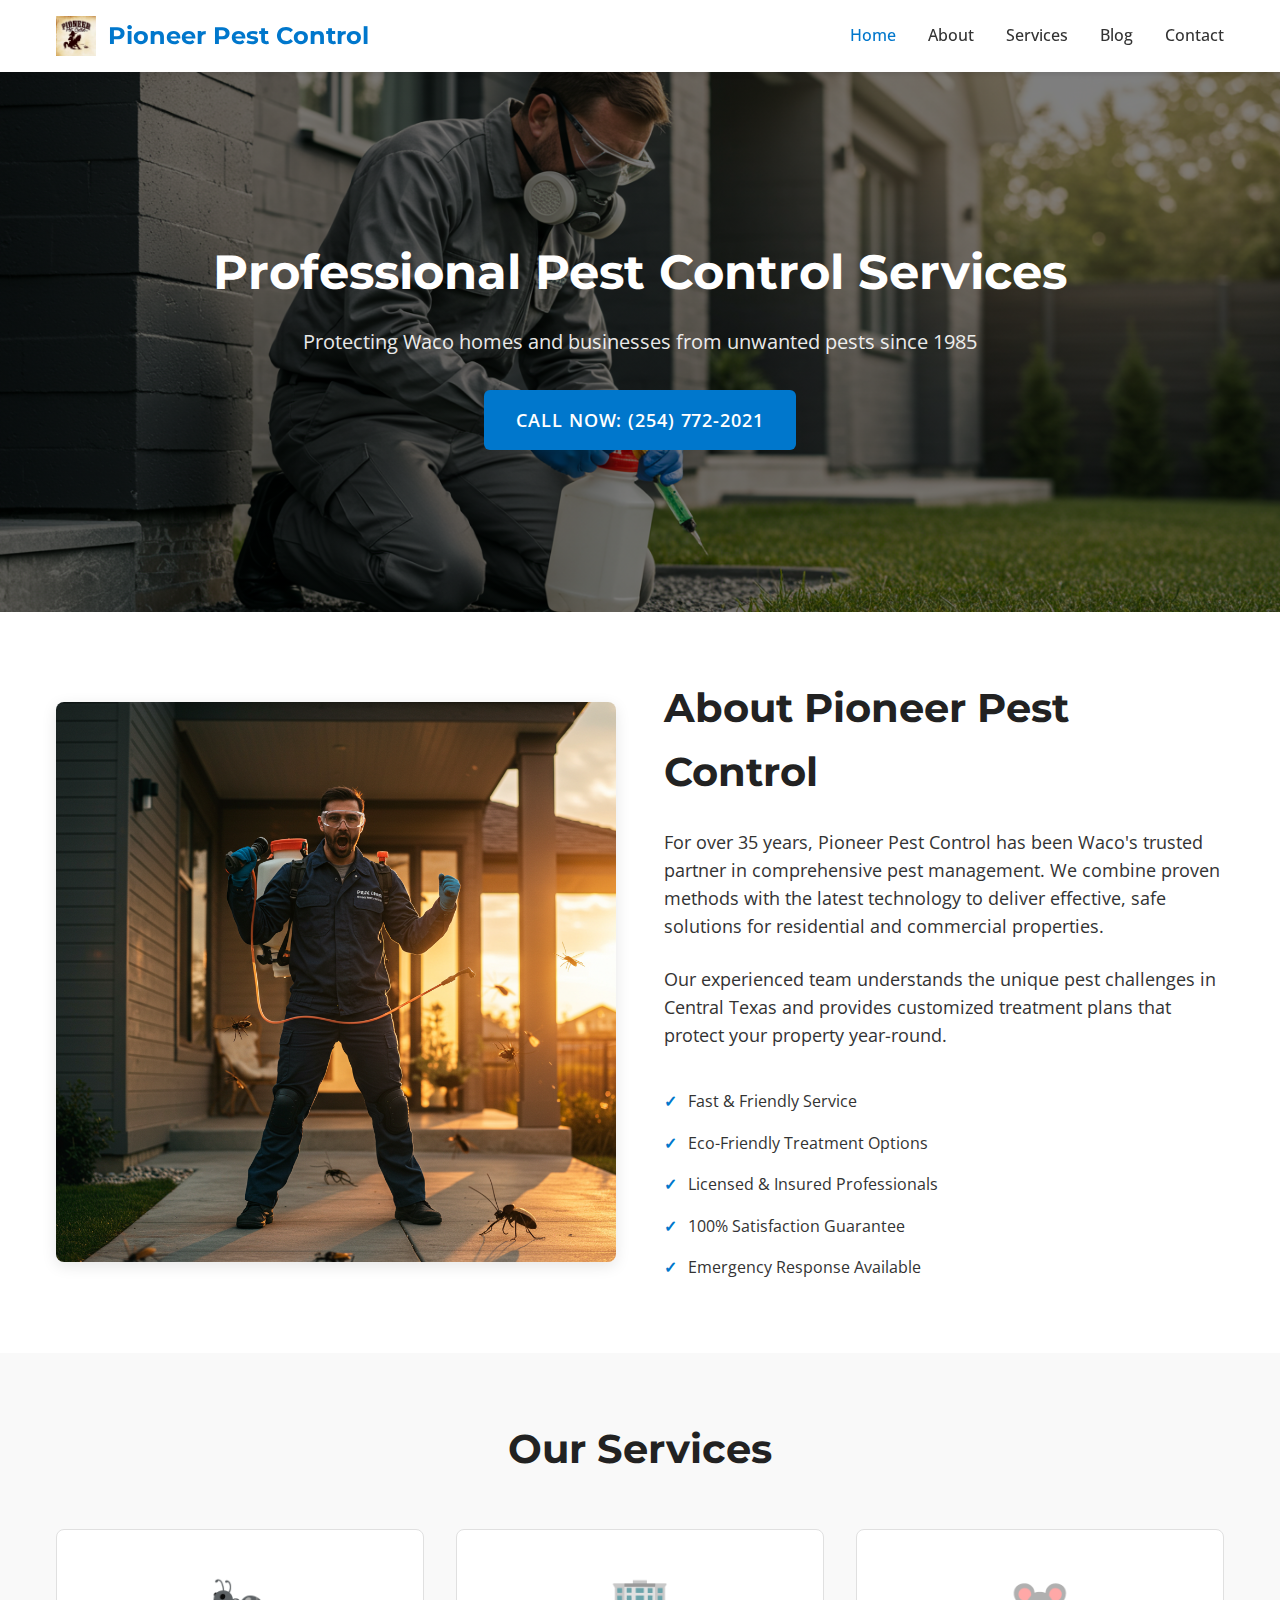
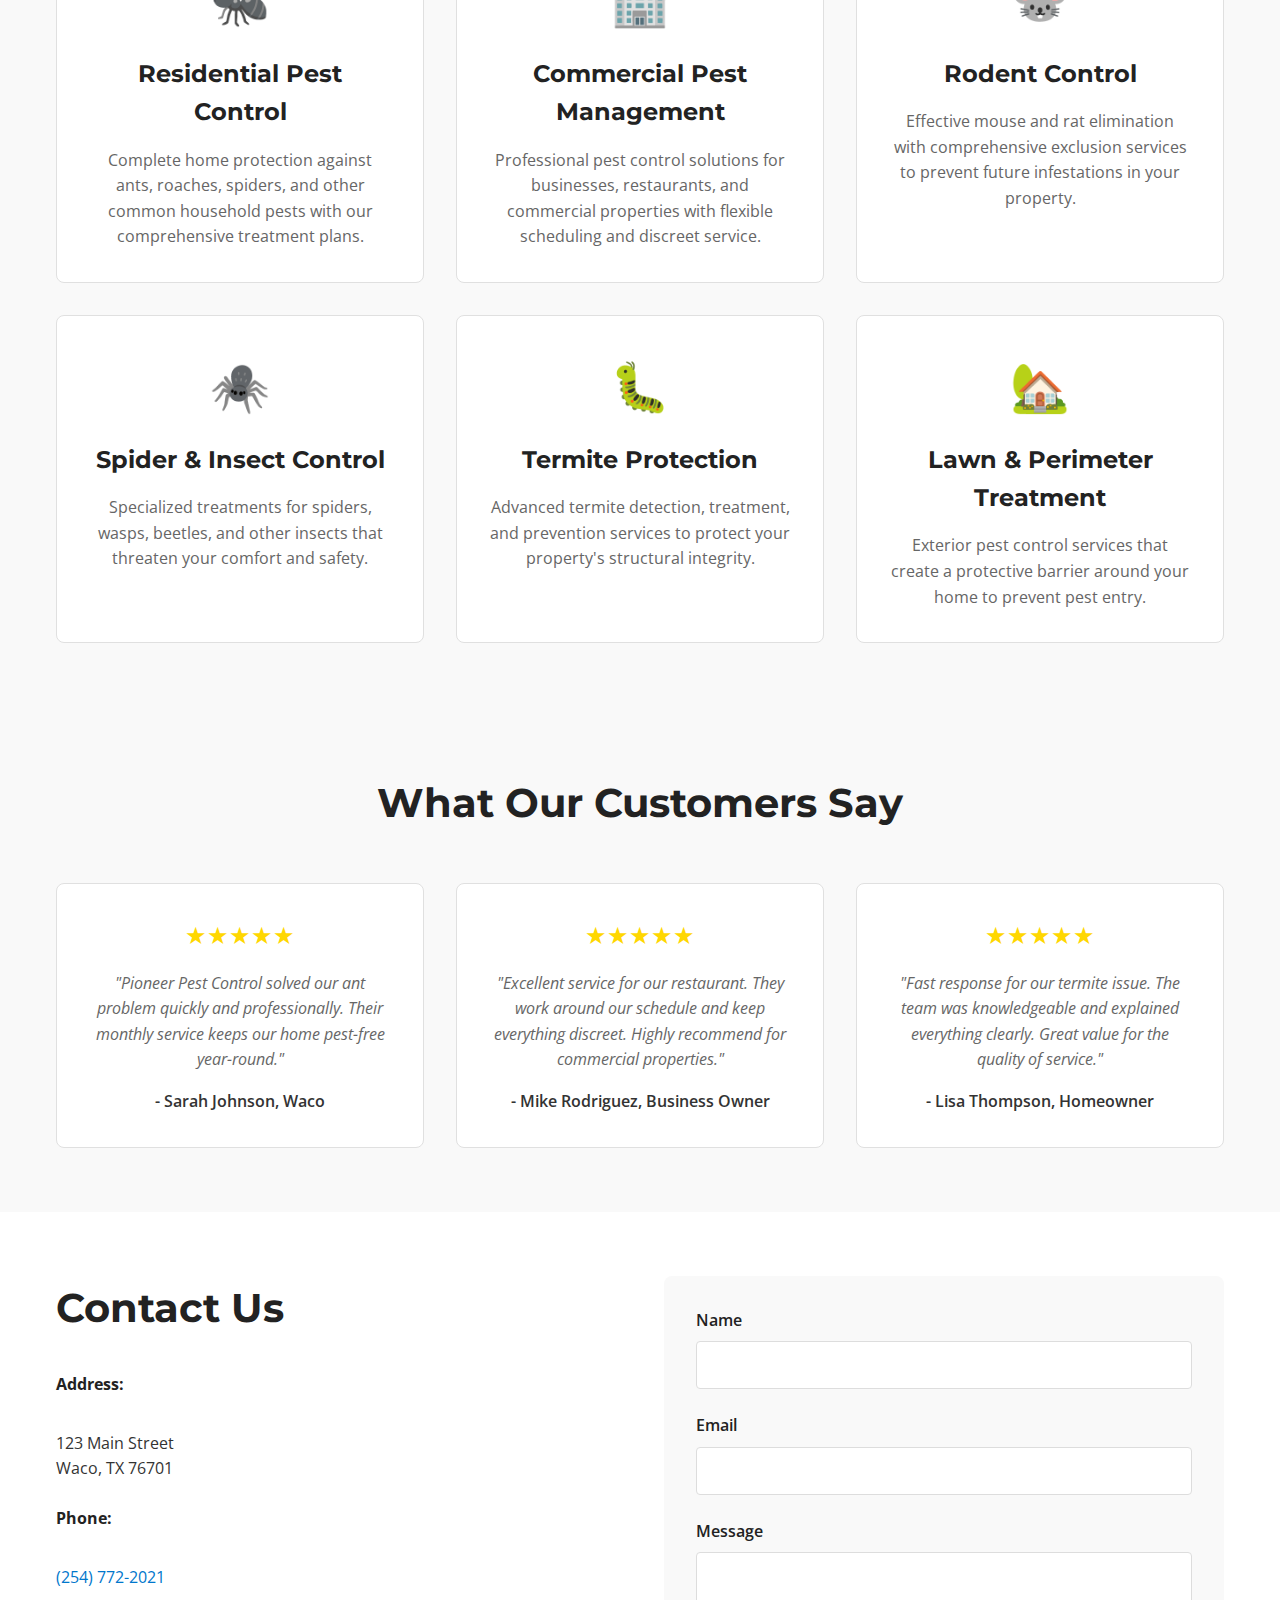
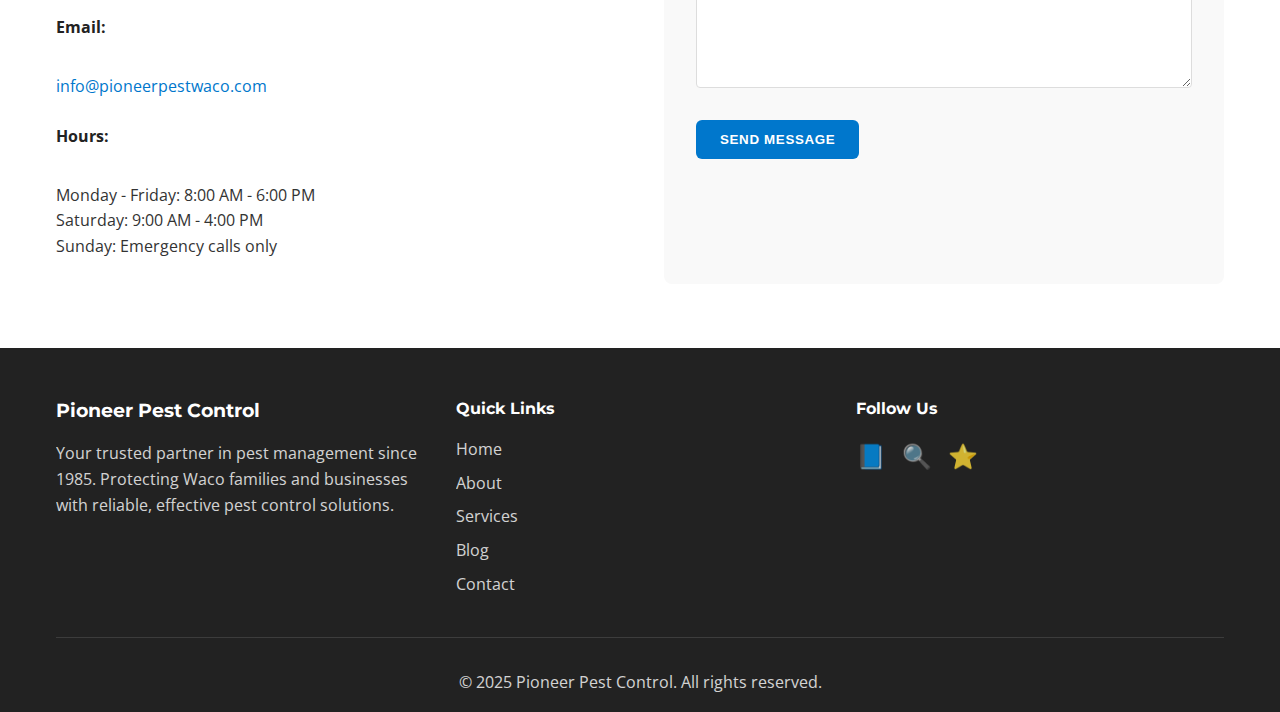
<file: index.html>
<!DOCTYPE html>
<html lang="en">
<head>
    <meta charset="UTF-8">
    <meta name="viewport" content="width=device-width, initial-scale=1.0">
    <title>Pioneer Pest Control - Professional Pest Control Services in Waco, TX</title>
    <link href="https://fonts.googleapis.com/css2?family=Montserrat:wght@400;600;700&family=Open+Sans:wght@400;500;600&display=swap" rel="stylesheet">
    <link href="styles.css" rel="stylesheet" type="text/css">
</head>
<body>
    <!-- Header & Navigation -->
    <header class="header">
        <div class="container">
            <div class="nav-brand">
                <img src="assets/images/pioneer-logo.jpg" alt="Pioneer Pest Control Logo" class="logo">
                <h1>Pioneer Pest Control</h1>
            </div>
            <nav class="nav">
                <ul class="nav-menu">
                    <li><a href="#home" class="nav-link active">Home</a></li>
                    <li><a href="#about" class="nav-link">About</a></li>
                    <li><a href="#services" class="nav-link">Services</a></li>
                    <li><a href="blog.html" class="nav-link">Blog</a></li>
                    <li><a href="#contact" class="nav-link">Contact</a></li>
                </ul>
                <div class="hamburger">
                    <span></span>
                    <span></span>
                    <span></span>
                </div>
            </nav>
        </div>
    </header>

    <!-- Hero Section -->
    <section id="home" class="hero">
        <div class="hero-overlay"></div>
        <div class="hero-content">
            <h1 class="hero-title">Professional Pest Control Services</h1>
            <p class="hero-subtitle">Protecting Waco homes and businesses from unwanted pests since 1985</p>
            <a href="tel:254-772-2021" class="btn-primary hero-cta">Call Now: (254) 772-2021</a>
        </div>
    </section>

    <!-- About Section -->
    <section id="about" class="about">
        <div class="container">
            <div class="about-grid">
                <div class="about-image">
                    <img src="assets/images/pioneer-team.jpg" alt="Pioneer Pest Control Team" />
                </div>
                <div class="about-content">
                    <h2>About Pioneer Pest Control</h2>
                    <p>For over 35 years, Pioneer Pest Control has been Waco's trusted partner in comprehensive pest management. We combine proven methods with the latest technology to deliver effective, safe solutions for residential and commercial properties.</p>
                    <p>Our experienced team understands the unique pest challenges in Central Texas and provides customized treatment plans that protect your property year-round.</p>
                    <ul class="why-choose-us">
                        <li>Fast & Friendly Service</li>
                        <li>Eco-Friendly Treatment Options</li>
                        <li>Licensed & Insured Professionals</li>
                        <li>100% Satisfaction Guarantee</li>
                        <li>Emergency Response Available</li>
                    </ul>
                </div>
            </div>
        </div>
    </section>

    <!-- Services Section -->
    <section id="services" class="services">
        <div class="container">
            <h2 class="section-title">Our Services</h2>
            <div class="services-grid">
                <div class="service-card">
                    <div class="service-icon">🐜</div>
                    <h3>Residential Pest Control</h3>
                    <p>Complete home protection against ants, roaches, spiders, and other common household pests with our comprehensive treatment plans.</p>
                </div>
                <div class="service-card">
                    <div class="service-icon">🏢</div>
                    <h3>Commercial Pest Management</h3>
                    <p>Professional pest control solutions for businesses, restaurants, and commercial properties with flexible scheduling and discreet service.</p>
                </div>
                <div class="service-card">
                    <div class="service-icon">🐭</div>
                    <h3>Rodent Control</h3>
                    <p>Effective mouse and rat elimination with comprehensive exclusion services to prevent future infestations in your property.</p>
                </div>
                <div class="service-card">
                    <div class="service-icon">🕷️</div>
                    <h3>Spider & Insect Control</h3>
                    <p>Specialized treatments for spiders, wasps, beetles, and other insects that threaten your comfort and safety.</p>
                </div>
                <div class="service-card">
                    <div class="service-icon">🐛</div>
                    <h3>Termite Protection</h3>
                    <p>Advanced termite detection, treatment, and prevention services to protect your property's structural integrity.</p>
                </div>
                <div class="service-card">
                    <div class="service-icon">🏡</div>
                    <h3>Lawn & Perimeter Treatment</h3>
                    <p>Exterior pest control services that create a protective barrier around your home to prevent pest entry.</p>
                </div>
            </div>
        </div>
    </section>

    <!-- Testimonials Section -->
    <section class="testimonials">
        <div class="container">
            <h2 class="section-title">What Our Customers Say</h2>
            <div class="testimonials-grid">
                <div class="testimonial-card">
                    <div class="stars">★★★★★</div>
                    <p>"Pioneer Pest Control solved our ant problem quickly and professionally. Their monthly service keeps our home pest-free year-round."</p>
                    <div class="author">- Sarah Johnson, Waco</div>
                </div>
                <div class="testimonial-card">
                    <div class="stars">★★★★★</div>
                    <p>"Excellent service for our restaurant. They work around our schedule and keep everything discreet. Highly recommend for commercial properties."</p>
                    <div class="author">- Mike Rodriguez, Business Owner</div>
                </div>
                <div class="testimonial-card">
                    <div class="stars">★★★★★</div>
                    <p>"Fast response for our termite issue. The team was knowledgeable and explained everything clearly. Great value for the quality of service."</p>
                    <div class="author">- Lisa Thompson, Homeowner</div>
                </div>
            </div>
        </div>
    </section>

    <!-- Contact Section -->
    <section id="contact" class="contact">
        <div class="container">
            <div class="contact-grid">
                <div class="contact-info">
                    <h2>Contact Us</h2>
                    <div class="contact-item">
                        <strong>Address:</strong><br>
                        123 Main Street<br>
                        Waco, TX 76701
                    </div>
                    <div class="contact-item">
                        <strong>Phone:</strong><br>
                        <a href="tel:254-772-2021">(254) 772-2021</a>
                    </div>
                    <div class="contact-item">
                        <strong>Email:</strong><br>
                        <a href="mailto:info@pioneerpestwaco.com">info@pioneerpestwaco.com</a>
                    </div>
                    <div class="contact-item">
                        <strong>Hours:</strong><br>
                        Monday - Friday: 8:00 AM - 6:00 PM<br>
                        Saturday: 9:00 AM - 4:00 PM<br>
                        Sunday: Emergency calls only
                    </div>
                </div>
                <div class="contact-form">
                    <form>
                        <div class="form-group">
                            <label for="name">Name</label>
                            <input type="text" id="name" name="name" required>
                        </div>
                        <div class="form-group">
                            <label for="email">Email</label>
                            <input type="email" id="email" name="email" required>
                        </div>
                        <div class="form-group">
                            <label for="message">Message</label>
                            <textarea id="message" name="message" rows="5" required></textarea>
                        </div>
                        <button type="submit" class="btn-primary">Send Message</button>
                    </form>
                </div>
            </div>
        </div>
    </section>

    <!-- Footer -->
    <footer class="footer">
        <div class="container">
            <div class="footer-grid">
                <div class="footer-col">
                    <h3>Pioneer Pest Control</h3>
                    <p>Your trusted partner in pest management since 1985. Protecting Waco families and businesses with reliable, effective pest control solutions.</p>
                </div>
                <div class="footer-col">
                    <h4>Quick Links</h4>
                    <ul>
                        <li><a href="#home">Home</a></li>
                        <li><a href="#about">About</a></li>
                        <li><a href="#services">Services</a></li>
                        <li><a href="blog.html">Blog</a></li>
                        <li><a href="#contact">Contact</a></li>
                    </ul>
                </div>
                <div class="footer-col">
                    <h4>Follow Us</h4>
                    <div class="social-icons">
                        <a href="#" aria-label="Facebook">📘</a>
                        <a href="#" aria-label="Google">🔍</a>
                        <a href="#" aria-label="Yelp">⭐</a>
                    </div>
                </div>
            </div>
            <div class="footer-bottom">
                <p>&copy; 2025 Pioneer Pest Control. All rights reserved.</p>
            </div>
        </div>
    </footer>

    <script src="script.js"></script>
</body>
</html>
</file>
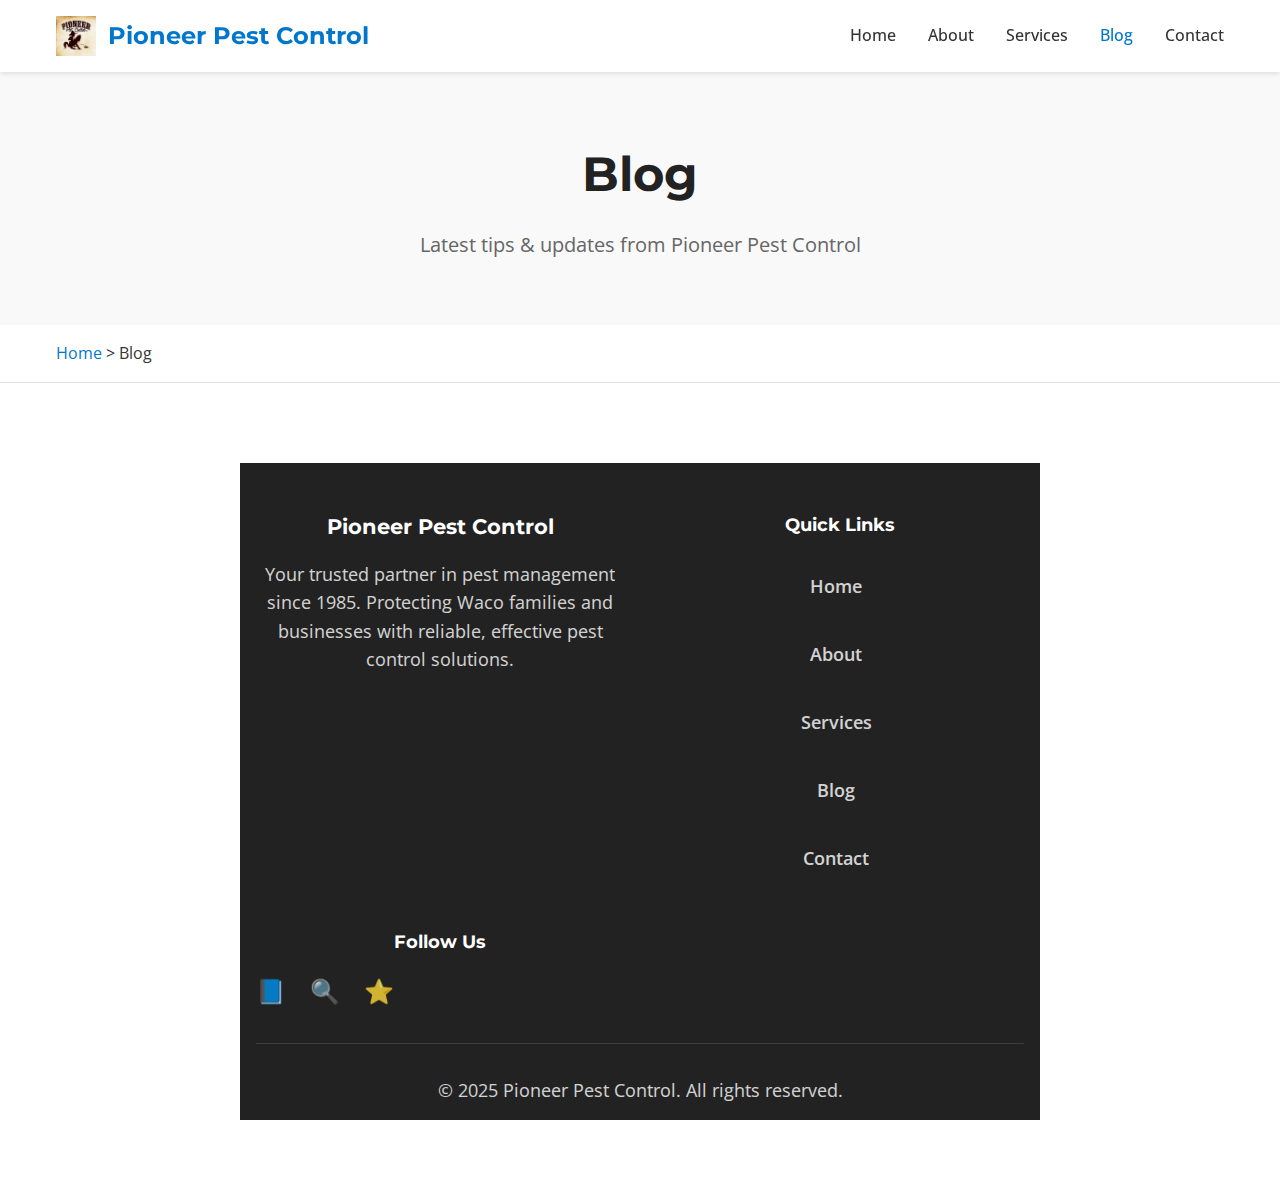
<file: blog.html>
<!DOCTYPE html>
<html lang="en">
<head>
    <meta charset="UTF-8">
    <meta name="viewport" content="width=device-width, initial-scale=1.0">
    <title>Blog - Pioneer Pest Control</title>
    <link href="https://fonts.googleapis.com/css2?family=Montserrat:wght@400;600;700&family=Open+Sans:wght@400;500;600&display=swap" rel="stylesheet">
    <link href="styles.css" rel="stylesheet" type="text/css">
</head>
<body>
    <!-- Header & Navigation -->
    <header class="header">
        <div class="container">
            <div class="nav-brand">
                <img src="assets/images/pioneer-logo.jpg" alt="Pioneer Pest Control Logo" class="logo">
                <h1>Pioneer Pest Control</h1>
            </div>
            <nav class="nav">
                <ul class="nav-menu">
                    <li><a href="index.html" class="nav-link">Home</a></li>
                    <li><a href="index.html#about" class="nav-link">About</a></li>
                    <li><a href="index.html#services" class="nav-link">Services</a></li>
                    <li><a href="blog.html" class="nav-link active">Blog</a></li>
                    <li><a href="index.html#contact" class="nav-link">Contact</a></li>
                </ul>
                <div class="hamburger">
                    <span></span>
                    <span></span>
                    <span></span>
                </div>
            </nav>
        </div>
    </header>

    <!-- Blog Hero -->
    <section class="blog-hero">
        <div class="container">
            <h1>Blog</h1>
            <p>Latest tips & updates from Pioneer Pest Control</p>
        </div>
    </section>

    <!-- Breadcrumbs -->
    <section class="breadcrumbs">
        <div class="container">
            <a href="index.html">Home</a> > <span>Blog</span>
        </div>
    </section>

    <!-- Blog Posts -->
    <section class="blog-posts">
        <div class="container">
            <ol style="list-style: none; padding: 0; max-width: 800px; margin: 0 auto;">
                <li>
                    <!-- This is where you add the blog posts>
                    <a href="posts/The Most Common Pests in Waco, TX and How to Control Them.html">Most Common Pests in Waco, TX and How to Control Them</a>
                    <span style="color: #666;">(June 12, 2025)</span>
                
                </li>
           </ol>
        </div>
    </section>

    <!-- Footer -->
    <footer class="footer">
        <div class="container">
            <div class="footer-grid">
                <div class="footer-col">
                    <h3>Pioneer Pest Control</h3>
                    <p>Your trusted partner in pest management since 1985. Protecting Waco families and businesses with reliable, effective pest control solutions.</p>
                </div>
                <div class="footer-col">
                    <h4>Quick Links</h4>
                    <ul>
                        <li><a href="index.html">Home</a></li>
                        <li><a href="index.html#about">About</a></li>
                        <li><a href="index.html#services">Services</a></li>
                        <li><a href="blog.html">Blog</a></li>
                        <li><a href="index.html#contact">Contact</a></li>
                    </ul>
                </div>
                <div class="footer-col">
                    <h4>Follow Us</h4>
                    <div class="social-icons">
                        <a href="#" aria-label="Facebook">📘</a>
                        <a href="#" aria-label="Google">🔍</a>
                        <a href="#" aria-label="Yelp">⭐</a>
                    </div>
                </div>
            </div>
            <div class="footer-bottom">
                <p>&copy; 2025 Pioneer Pest Control. All rights reserved.</p>
            </div>
        </div>
    </footer>

    <script src="script.js"></script>
</body>
</html>
</file>
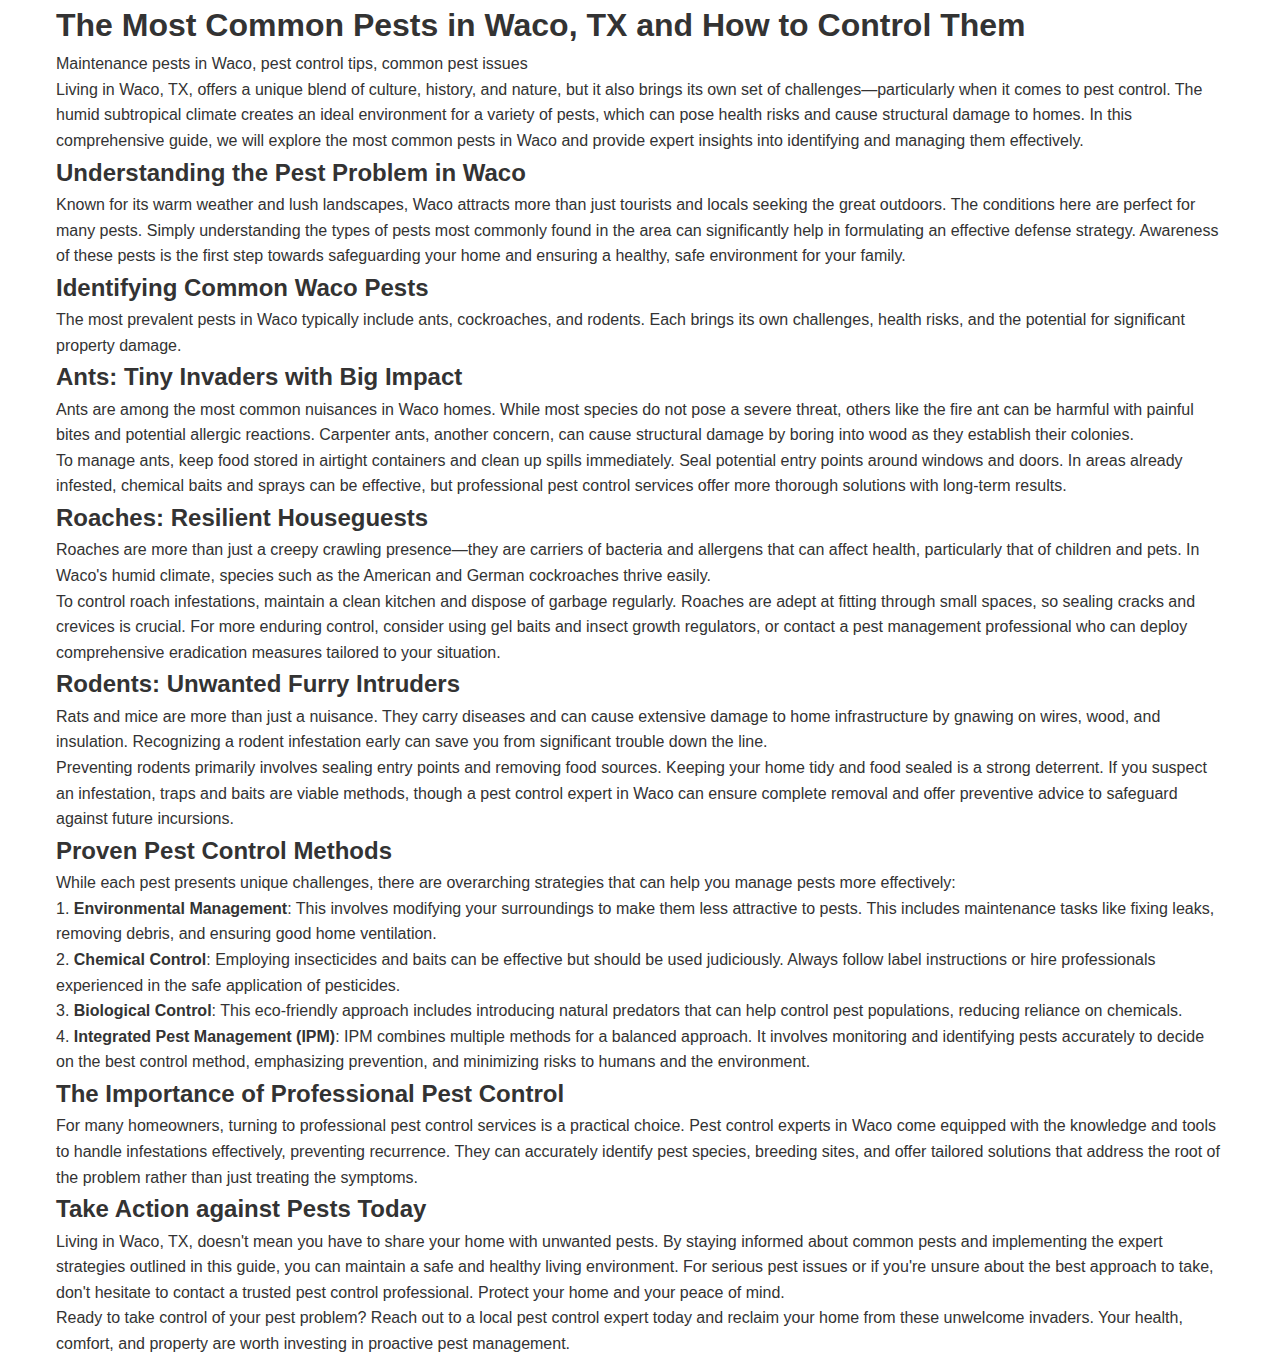
<file: posts/The Most Common Pests in Waco, TX and How to Control Them.html>
<!DOCTYPE html>
<html lang="en">
<head>
  <meta charset="UTF-8">
  <meta name="viewport" content="width=device-width, initial-scale=1.0">
  <title>The Most Common Pests in Waco, TX and How to Control Them</title>
  <meta name="description" content="Living in Waco, TX, offers a unique blend of culture, history, and nature, but it also brings its own set of challenges—particularly when it comes to pest control. In this comprehensive guide, we explore the most common pests in Waco and how to manage them effectively.">
  <meta name="keywords" content="pests in Waco, pest control tips, common pest issues">
  <link rel="stylesheet" href="styles.css">
  <script type="application/ld+json">
  {
    "@context": "https://schema.org",
    "@type": "BlogPosting",
    "headline": "The Most Common Pests in Waco, TX and How to Control Them",
    "datePublished": "2025-06-12",
    "dateModified": "2025-06-12",
    "articleBody": "# The Most Common Pests in Waco, TX and How to Control Them\n\nLiving in Waco, TX, offers a unique blend of culture, history, and nature, but it also brings its own set of challenges—particularly when it comes to pest control. The humid subtropical climate creates an ideal environment for a variety of pests, which can pose health risks and cause structural damage to homes. In this comprehensive guide, we will explore the most common pests in Waco and provide expert insights into identifying and managing them effectively.\n\n## Understanding the Pest Problem in Waco\n\nKnown for its warm weather and lush landscapes, Waco attracts more than just tourists and locals seeking the great outdoors. The conditions here are perfect for many pests. Simply understanding the types of pests most commonly found in the area can significantly help in formulating an effective defense strategy. Awareness of these pests is the first step towards safeguarding your home and ensuring a healthy, safe environment for your family.\n\n## Identifying Common Waco Pests\n\nThe most prevalent pests in Waco typically include ants, cockroaches, and rodents. Each brings its own challenges, health risks, and the potential for significant property damage.\n\n### Ants: Tiny Invaders with Big Impact\n\nAnts are among the most common nuisances in Waco homes. While most species do not pose a severe threat, others like the fire ant can be harmful with painful bites and potential allergic reactions. Carpenter ants, another concern, can cause structural damage by boring into wood as they establish their colonies.\n\nTo manage ants, keep food stored in airtight containers and clean up spills immediately. Seal potential entry points around windows and doors. In areas already infested, chemical baits and sprays can be effective, but professional pest control services offer more thorough solutions with long-term results.\n\n### Roaches: Resilient Houseguests\n\nRoaches are more than just a creepy crawling presence—they are carriers of bacteria and allergens that can affect health, particularly that of children and pets. In Waco's humid climate, species such as the American and German cockroaches thrive easily.\n\nTo control roach infestations, maintain a clean kitchen and dispose of garbage regularly. Roaches are adept at fitting through small spaces, so sealing cracks and crevices is crucial. For more enduring control, consider using gel baits and insect growth regulators, or contact a pest management professional who can deploy comprehensive eradication measures tailored to your situation.\n\n### Rodents: Unwanted Furry Intruders\n\nRats and mice are more than just a nuisance. They carry diseases and can cause extensive damage to home infrastructure by gnawing on wires, wood, and insulation. Recognizing a rodent infestation early can save you from significant trouble down the line.\n\nPreventing rodents primarily involves sealing entry points and removing food sources. Keeping your home tidy and food sealed is a strong deterrent. If you suspect an infestation, traps and baits are viable methods, though a pest control expert in Waco can ensure complete removal and offer preventive advice to safeguard against future incursions.\n\n## Proven Pest Control Methods\n\nWhile each pest presents unique challenges, there are overarching strategies that can help you manage pests more effectively:\n\n1. **Environmental Management**: This involves modifying your surroundings to make them less attractive to pests. This includes maintenance tasks like fixing leaks, removing debris, and ensuring good home ventilation.\n2. **Chemical Control**: Employing insecticides and baits can be effective but should be used judiciously. Always follow label instructions or hire professionals experienced in the safe application of pesticides.\n3. **Biological Control**: This eco-friendly approach includes introducing natural predators that can help control pest populations, reducing reliance on chemicals.\n4. **Integrated Pest Management (IPM)**: IPM combines multiple methods for a balanced approach. It involves monitoring and identifying pests accurately to decide on the best control method, emphasizing prevention, and minimizing risks to humans and the environment.\n\n## The Importance of Professional Pest Control\n\nFor many homeowners, turning to professional pest control services is a practical choice. Pest control experts in Waco come equipped with the knowledge and tools to handle infestations effectively, preventing recurrence. They can accurately identify pest species, breeding sites, and offer tailored solutions that address the root of the problem rather than just treating the symptoms.\n\n## Take Action against Pests Today\n\nLiving in Waco, TX, doesn't mean you have to share your home with unwanted pests. By staying informed about common pests and implementing the expert strategies outlined in this guide, you can maintain a safe and healthy living environment. For serious pest issues or if you're unsure about the best approach to take, don't hesitate to contact a trusted pest control professional. Protect your home and your peace of mind.\n\nReady to take control of your pest problem? Reach out to a local pest control expert today and reclaim your home from these unwelcome invaders. Your health, comfort, and property are worth investing in proactive pest management.",
    "articleSection": "Maintenance",
    "keywords": "pests in Waco, pest control tips, common pest issues",
    "author": {
      "@type": "Organization",
      "name": "Your Business"
    },
    "publisher": {
      "@type": "Organization",
      "name": "Your Business"
    },
    "mainEntityOfPage": {
      "@type": "WebPage",
      "@id": "https://yoursite.com/blog/common-pests-waco-tx-control"
    }
  }
  </script>
</head>
<body>
  <div class="container">
    <article class="blog-post">
      <header>
        <h1>The Most Common Pests in Waco, TX and How to Control Them</h1>
        <div class="meta">
          <span class="category">Maintenance</span>
          <span class="tags">pests in Waco, pest control tips, common pest issues</span>
        </div>
      </header>
      <div class="content">
        <p>Living in Waco, TX, offers a unique blend of culture, history, and nature, but it also brings its own set of challenges—particularly when it comes to pest control. The humid subtropical climate creates an ideal environment for a variety of pests, which can pose health risks and cause structural damage to homes. In this comprehensive guide, we will explore the most common pests in Waco and provide expert insights into identifying and managing them effectively.</p>
        <h2>Understanding the Pest Problem in Waco</h2>
        <p>Known for its warm weather and lush landscapes, Waco attracts more than just tourists and locals seeking the great outdoors. The conditions here are perfect for many pests. Simply understanding the types of pests most commonly found in the area can significantly help in formulating an effective defense strategy. Awareness of these pests is the first step towards safeguarding your home and ensuring a healthy, safe environment for your family.</p>
        <h2>Identifying Common Waco Pests</h2>
        <p>The most prevalent pests in Waco typically include ants, cockroaches, and rodents. Each brings its own challenges, health risks, and the potential for significant property damage.</p>
        <h2>Ants: Tiny Invaders with Big Impact</h2>
        <p>Ants are among the most common nuisances in Waco homes. While most species do not pose a severe threat, others like the fire ant can be harmful with painful bites and potential allergic reactions. Carpenter ants, another concern, can cause structural damage by boring into wood as they establish their colonies.</p>
        <p>To manage ants, keep food stored in airtight containers and clean up spills immediately. Seal potential entry points around windows and doors. In areas already infested, chemical baits and sprays can be effective, but professional pest control services offer more thorough solutions with long-term results.</p>
        <h2>Roaches: Resilient Houseguests</h2>
        <p>Roaches are more than just a creepy crawling presence—they are carriers of bacteria and allergens that can affect health, particularly that of children and pets. In Waco's humid climate, species such as the American and German cockroaches thrive easily.</p>
        <p>To control roach infestations, maintain a clean kitchen and dispose of garbage regularly. Roaches are adept at fitting through small spaces, so sealing cracks and crevices is crucial. For more enduring control, consider using gel baits and insect growth regulators, or contact a pest management professional who can deploy comprehensive eradication measures tailored to your situation.</p>
        <h2>Rodents: Unwanted Furry Intruders</h2>
        <p>Rats and mice are more than just a nuisance. They carry diseases and can cause extensive damage to home infrastructure by gnawing on wires, wood, and insulation. Recognizing a rodent infestation early can save you from significant trouble down the line.</p>
        <p>Preventing rodents primarily involves sealing entry points and removing food sources. Keeping your home tidy and food sealed is a strong deterrent. If you suspect an infestation, traps and baits are viable methods, though a pest control expert in Waco can ensure complete removal and offer preventive advice to safeguard against future incursions.</p>
        <h2>Proven Pest Control Methods</h2>
        <p>While each pest presents unique challenges, there are overarching strategies that can help you manage pests more effectively:</p>
        <p>1. <strong>Environmental Management</strong>: This involves modifying your surroundings to make them less attractive to pests. This includes maintenance tasks like fixing leaks, removing debris, and ensuring good home ventilation.</p>
        <p>2. <strong>Chemical Control</strong>: Employing insecticides and baits can be effective but should be used judiciously. Always follow label instructions or hire professionals experienced in the safe application of pesticides.</p>
        <p>3. <strong>Biological Control</strong>: This eco-friendly approach includes introducing natural predators that can help control pest populations, reducing reliance on chemicals.</p>
        <p>4. <strong>Integrated Pest Management (IPM)</strong>: IPM combines multiple methods for a balanced approach. It involves monitoring and identifying pests accurately to decide on the best control method, emphasizing prevention, and minimizing risks to humans and the environment.</p>
        <h2>The Importance of Professional Pest Control</h2>
        <p>For many homeowners, turning to professional pest control services is a practical choice. Pest control experts in Waco come equipped with the knowledge and tools to handle infestations effectively, preventing recurrence. They can accurately identify pest species, breeding sites, and offer tailored solutions that address the root of the problem rather than just treating the symptoms.</p>
        <h2>Take Action against Pests Today</h2>
        <p>Living in Waco, TX, doesn't mean you have to share your home with unwanted pests. By staying informed about common pests and implementing the expert strategies outlined in this guide, you can maintain a safe and healthy living environment. For serious pest issues or if you're unsure about the best approach to take, don't hesitate to contact a trusted pest control professional. Protect your home and your peace of mind.</p>
        <p>Ready to take control of your pest problem? Reach out to a local pest control expert today and reclaim your home from these unwelcome invaders. Your health, comfort, and property are worth investing in proactive pest management.</p>
      </div>
    </article>
  </div>
</body>
</html>
</file>
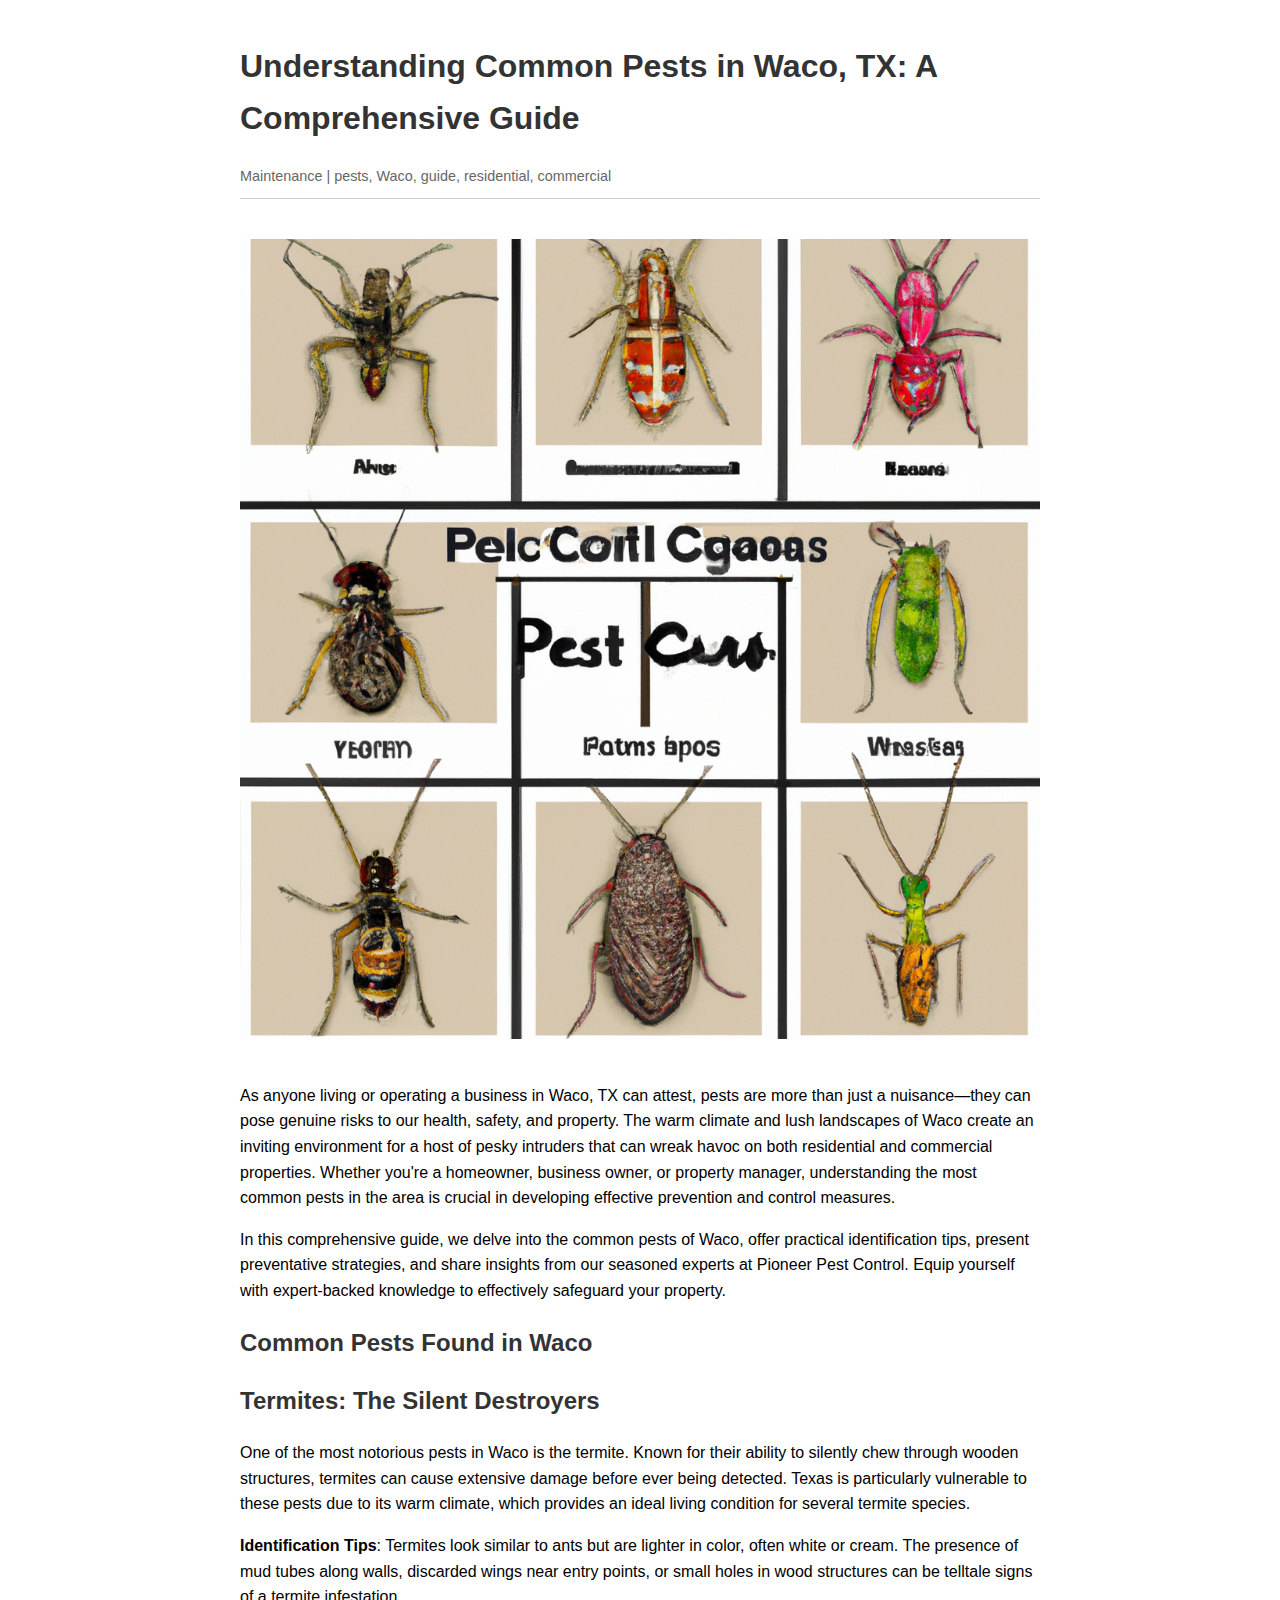
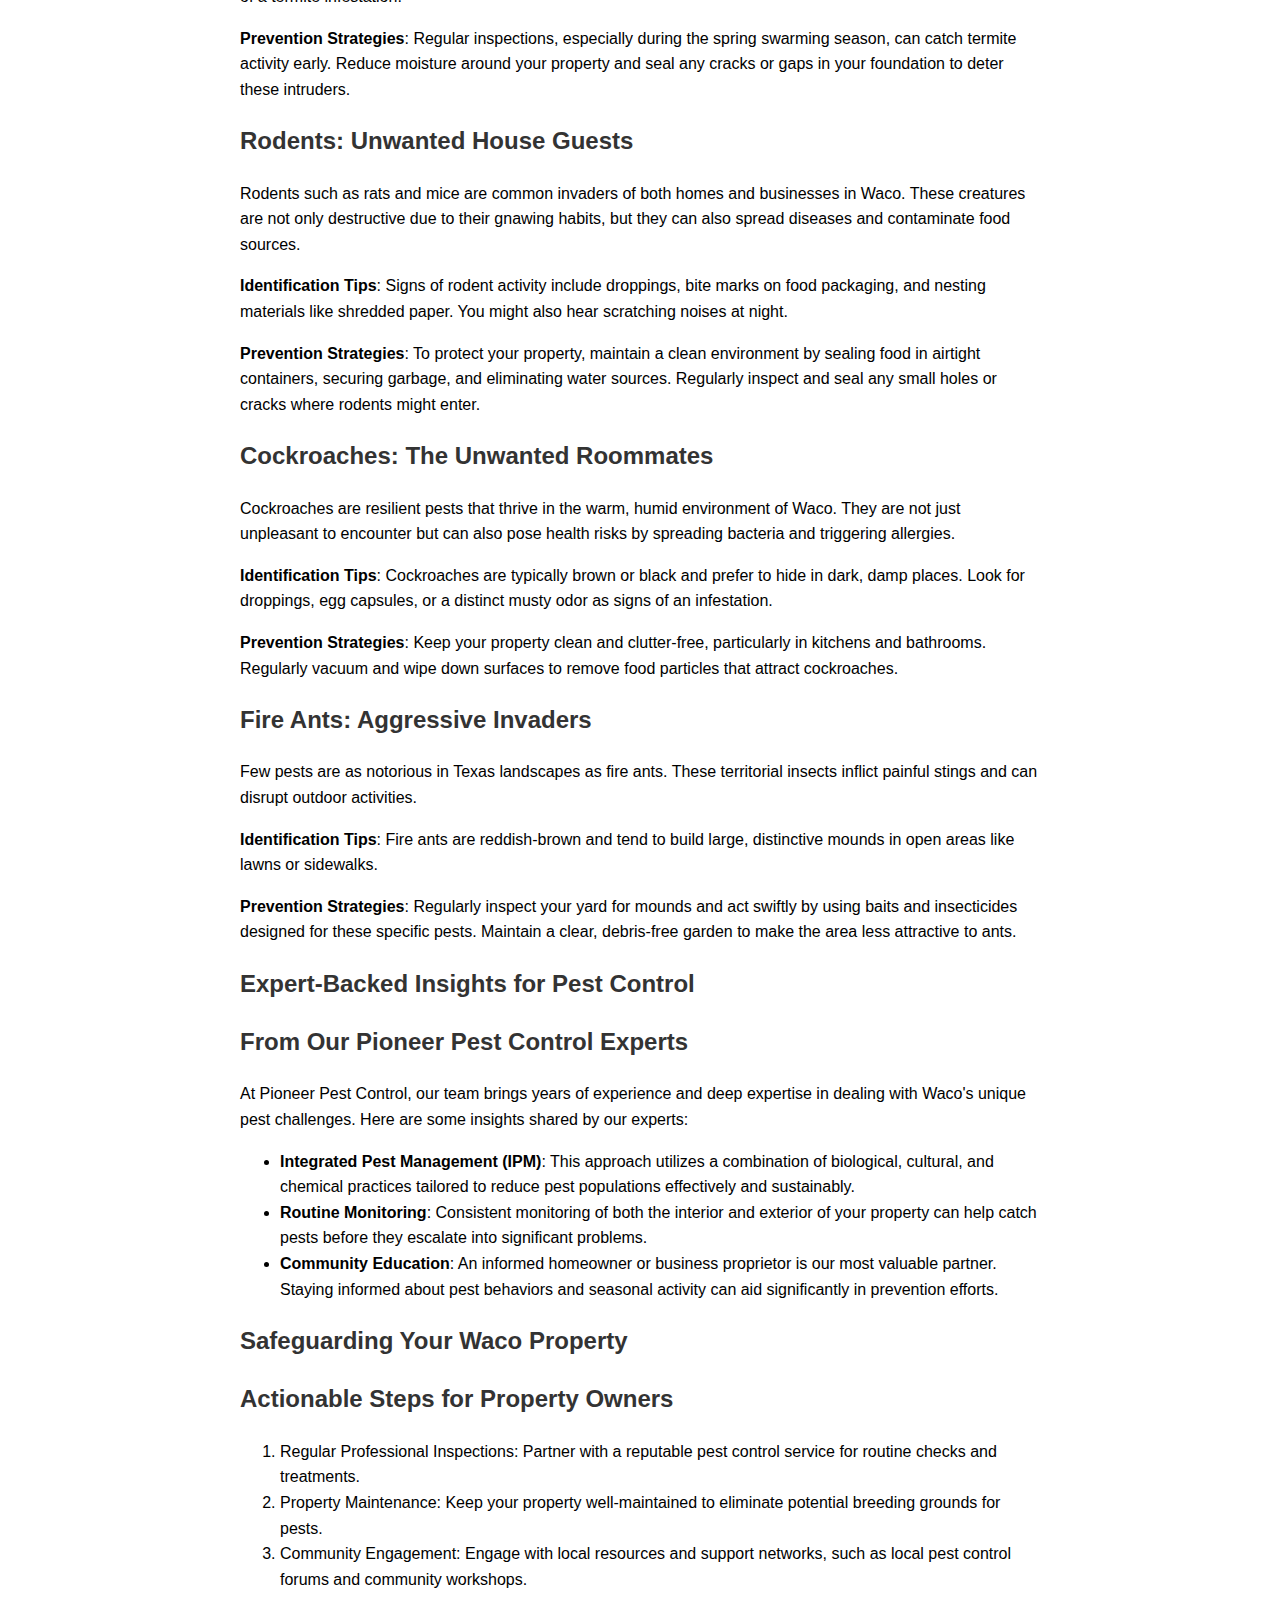
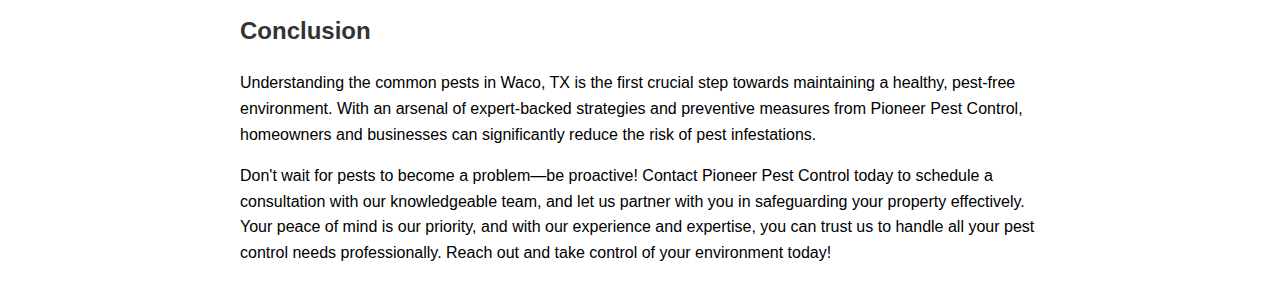
<file: posts/understanding common pests in waco, tx a comprehensive guide.html>
<!DOCTYPE html>
<html lang="en">
<head>
    <meta charset="UTF-8">
    <meta name="viewport" content="width=device-width, initial-scale=1.0">
    <meta name="title" content="Understanding Common Pests in Waco, TX: A Comprehensive Guide">
    <meta name="description" content="As anyone living or operating a business in Waco, TX can attest, pests are more than just a nuisance—they can pose genuine risks to our health, safety, and property.">
    <meta name="keywords" content="pests, Waco, guide, residential, commercial">
    <title>Understanding Common Pests in Waco, TX: A Comprehensive Guide</title>
    <script type="application/ld+json">
    {
      "@context": "https://schema.org",
      "@type": "BlogPosting",
      "headline": "Understanding Common Pests in Waco, TX: A Comprehensive Guide",
      "datePublished": "2025-06-12",
      "dateModified": "2025-06-12",
      "articleBody": "As anyone living or operating a business in Waco, TX can attest, pests are more than just a nuisance—they can pose genuine risks to our health, safety, and property...",
      "articleSection": "Maintenance",
      "keywords": "pests, Waco, guide, residential, commercial",
      "author": {
        "@type": "Organization",
        "name": "Your Business"
      },
      "publisher": {
        "@type": "Organization",
        "name": "Your Business"
      },
      "mainEntityOfPage": {
        "@type": "WebPage",
        "@id": "https://yoursite.com/blog/common-pests-waco-tx-guide"
      }
    }
    </script>
    <style>
        body { font-family: Arial, sans-serif; line-height: 1.6; padding: 20px; max-width: 800px; margin: auto; }
        header { border-bottom: 1px solid #ccc; padding-bottom: 10px; margin-bottom: 20px; }
        .meta { font-size: 0.9em; color: #666; }
        h1, h2, h3 { color: #333; }
        img { max-width: 100%; height: auto; margin: 20px 0; }
    </style>
</head>
<body>
    <article class="blog-post">
        <header>
            <h1>Understanding Common Pests in Waco, TX: A Comprehensive Guide</h1>
            <div class="meta">
                <span class="category">Maintenance</span> |
                <span class="tags">pests, Waco, guide, residential, commercial</span>
            </div>
        </header>
        <img src="common-pests-waco-tx-guide_image.png" alt="Common pests illustration">
        <div class="content">
            <p>As anyone living or operating a business in Waco, TX can attest, pests are more than just a nuisance—they can pose genuine risks to our health, safety, and property. The warm climate and lush landscapes of Waco create an inviting environment for a host of pesky intruders that can wreak havoc on both residential and commercial properties. Whether you're a homeowner, business owner, or property manager, understanding the most common pests in the area is crucial in developing effective prevention and control measures.</p>

            <p>In this comprehensive guide, we delve into the common pests of Waco, offer practical identification tips, present preventative strategies, and share insights from our seasoned experts at Pioneer Pest Control. Equip yourself with expert-backed knowledge to effectively safeguard your property.</p>

            <h2>Common Pests Found in Waco</h2>

            <h2>Termites: The Silent Destroyers</h2>
            <p>One of the most notorious pests in Waco is the termite. Known for their ability to silently chew through wooden structures, termites can cause extensive damage before ever being detected. Texas is particularly vulnerable to these pests due to its warm climate, which provides an ideal living condition for several termite species.</p>
            <p><strong>Identification Tips</strong>: Termites look similar to ants but are lighter in color, often white or cream. The presence of mud tubes along walls, discarded wings near entry points, or small holes in wood structures can be telltale signs of a termite infestation.</p>
            <p><strong>Prevention Strategies</strong>: Regular inspections, especially during the spring swarming season, can catch termite activity early. Reduce moisture around your property and seal any cracks or gaps in your foundation to deter these intruders.</p>

            <h2>Rodents: Unwanted House Guests</h2>
            <p>Rodents such as rats and mice are common invaders of both homes and businesses in Waco. These creatures are not only destructive due to their gnawing habits, but they can also spread diseases and contaminate food sources.</p>
            <p><strong>Identification Tips</strong>: Signs of rodent activity include droppings, bite marks on food packaging, and nesting materials like shredded paper. You might also hear scratching noises at night.</p>
            <p><strong>Prevention Strategies</strong>: To protect your property, maintain a clean environment by sealing food in airtight containers, securing garbage, and eliminating water sources. Regularly inspect and seal any small holes or cracks where rodents might enter.</p>

            <h2>Cockroaches: The Unwanted Roommates</h2>
            <p>Cockroaches are resilient pests that thrive in the warm, humid environment of Waco. They are not just unpleasant to encounter but can also pose health risks by spreading bacteria and triggering allergies.</p>
            <p><strong>Identification Tips</strong>: Cockroaches are typically brown or black and prefer to hide in dark, damp places. Look for droppings, egg capsules, or a distinct musty odor as signs of an infestation.</p>
            <p><strong>Prevention Strategies</strong>: Keep your property clean and clutter-free, particularly in kitchens and bathrooms. Regularly vacuum and wipe down surfaces to remove food particles that attract cockroaches.</p>

            <h2>Fire Ants: Aggressive Invaders</h2>
            <p>Few pests are as notorious in Texas landscapes as fire ants. These territorial insects inflict painful stings and can disrupt outdoor activities.</p>
            <p><strong>Identification Tips</strong>: Fire ants are reddish-brown and tend to build large, distinctive mounds in open areas like lawns or sidewalks.</p>
            <p><strong>Prevention Strategies</strong>: Regularly inspect your yard for mounds and act swiftly by using baits and insecticides designed for these specific pests. Maintain a clear, debris-free garden to make the area less attractive to ants.</p>

            <h2>Expert-Backed Insights for Pest Control</h2>
            <h2>From Our Pioneer Pest Control Experts</h2>
            <p>At Pioneer Pest Control, our team brings years of experience and deep expertise in dealing with Waco's unique pest challenges. Here are some insights shared by our experts:</p>
            <ul>
                <li><strong>Integrated Pest Management (IPM)</strong>: This approach utilizes a combination of biological, cultural, and chemical practices tailored to reduce pest populations effectively and sustainably.</li>
                <li><strong>Routine Monitoring</strong>: Consistent monitoring of both the interior and exterior of your property can help catch pests before they escalate into significant problems.</li>
                <li><strong>Community Education</strong>: An informed homeowner or business proprietor is our most valuable partner. Staying informed about pest behaviors and seasonal activity can aid significantly in prevention efforts.</li>
            </ul>

            <h2>Safeguarding Your Waco Property</h2>
            <h2>Actionable Steps for Property Owners</h2>
            <ol>
                <li>Regular Professional Inspections: Partner with a reputable pest control service for routine checks and treatments.</li>
                <li>Property Maintenance: Keep your property well-maintained to eliminate potential breeding grounds for pests.</li>
                <li>Community Engagement: Engage with local resources and support networks, such as local pest control forums and community workshops.</li>
            </ol>

            <h2>Conclusion</h2>
            <p>Understanding the common pests in Waco, TX is the first crucial step towards maintaining a healthy, pest-free environment. With an arsenal of expert-backed strategies and preventive measures from Pioneer Pest Control, homeowners and businesses can significantly reduce the risk of pest infestations.</p>
            <p>Don't wait for pests to become a problem—be proactive! Contact Pioneer Pest Control today to schedule a consultation with our knowledgeable team, and let us partner with you in safeguarding your property effectively. Your peace of mind is our priority, and with our experience and expertise, you can trust us to handle all your pest control needs professionally. Reach out and take control of your environment today!</p>
        </div>
    </article>
</body>
</html>
</file>
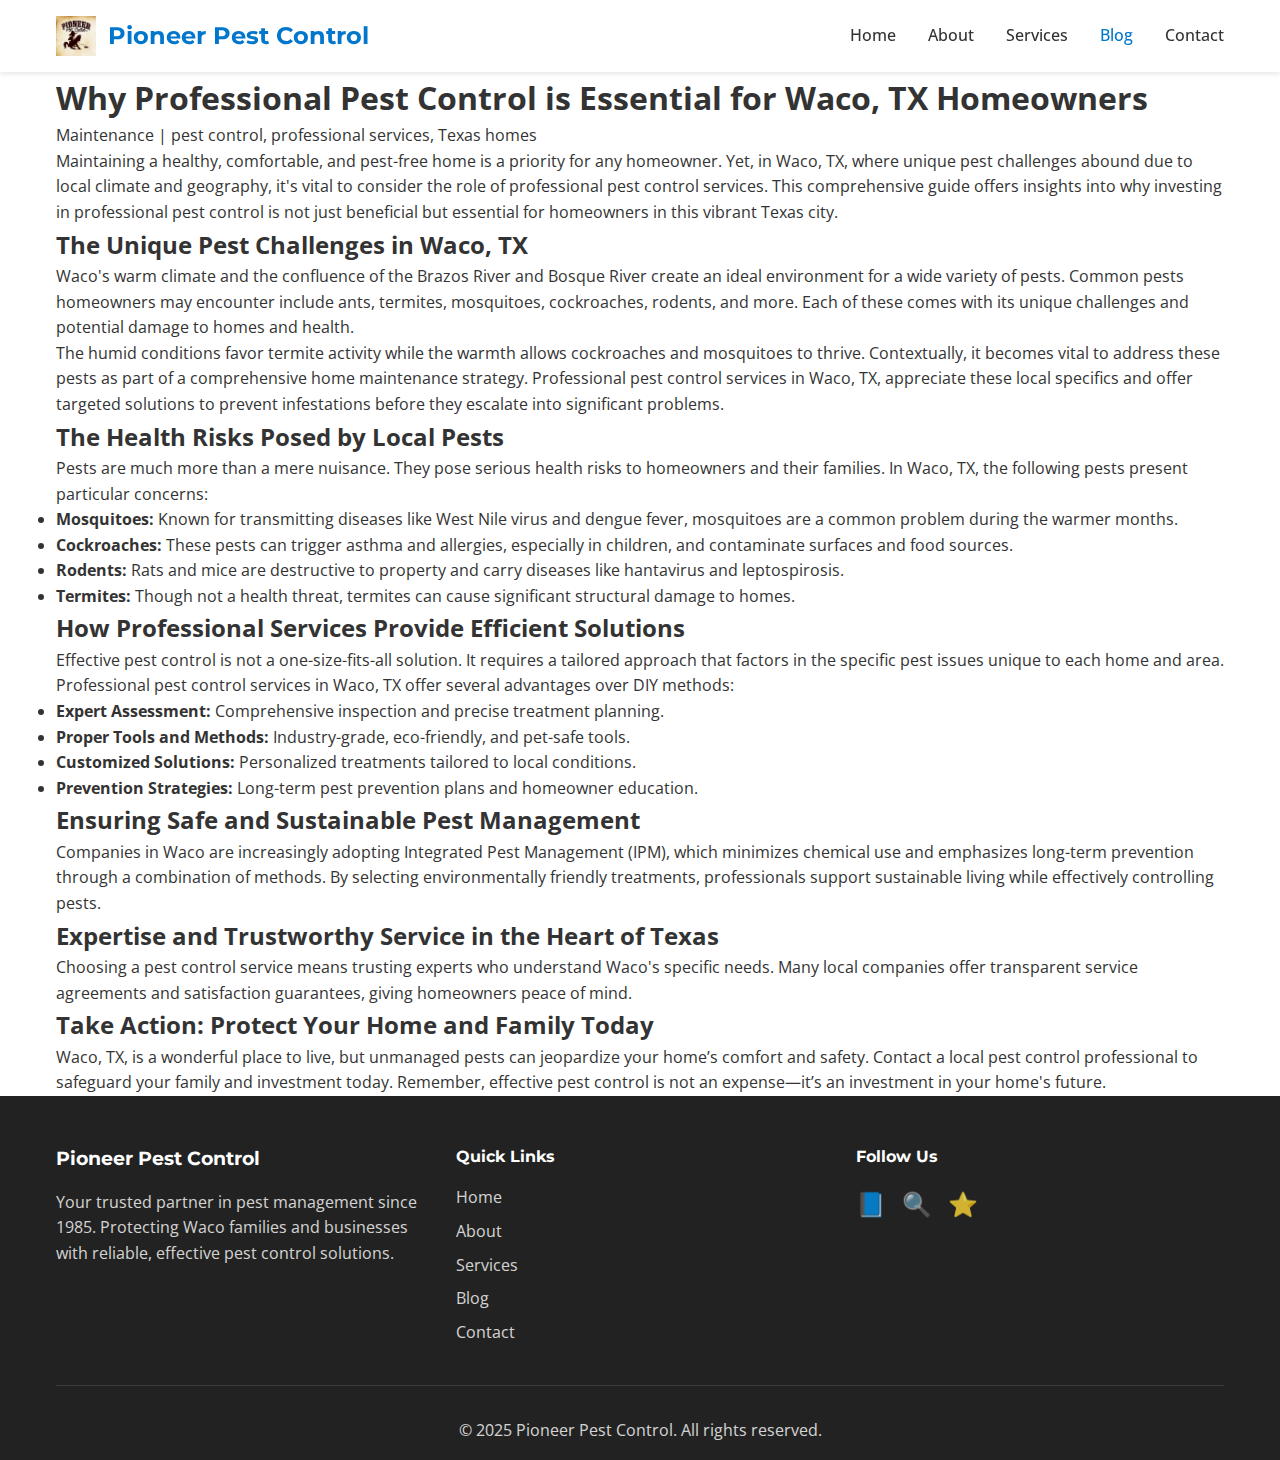
<file: posts/Why Professional Pest Control is Essential for Waco, TX Homeowners.html>
<!DOCTYPE html>
<html lang="en">
<head>
  <meta charset="UTF-8" />
  <meta name="viewport" content="width=device-width, initial-scale=1.0" />
  <meta name="title" content="Why Professional Pest Control is Essential for Waco, TX Homeowners" />
  <meta name="description" content="Maintaining a healthy, comfortable, and pest-free home is a priority for any homeowner. Yet, in Waco, TX, where unique pest challenges abound due to local climate and geography, it's vital to consider the role of professional pest control services." />
  <meta name="keywords" content="pest control, professional services, Texas homes" />
  <title>Why Professional Pest Control is Essential for Waco, TX Homeowners</title>
  <!-- Site-wide JSON-LD for SEO -->
  <script type="application/ld+json">
    {
      "@context": "https://schema.org",
      "@type": "BlogPosting",
      "headline": "Why Professional Pest Control is Essential for Waco, TX Homeowners",
      "datePublished": "2025-06-12",
      "dateModified": "2025-06-12",
      "articleBody": "Maintaining a healthy, comfortable, and pest-free home is a priority for any homeowner. Yet, in Waco, TX, where unique pest challenges abound due to local climate and geography, it's vital to consider the role of professional pest control services. This comprehensive guide offers insights into why investing in professional pest control is not just beneficial but essential for homeowners in this vibrant Texas city...",
      "articleSection": "Maintenance",
      "keywords": "pest control, professional services, Texas homes",
      "author": { "@type": "Organization", "name": "Pioneer Pest Control" },
      "publisher": { "@type": "Organization", "name": "Pioneer Pest Control" },
      "mainEntityOfPage": { "@type": "WebPage", "@id": "https://pioneer-one.vercel.app/posts/Why%20Professional%20Pest%20Control%20is%20Essential%20for%20Waco,%20TX%20Homeowners.html" }
    }
  </script>

  <!-- 1) Google Fonts -->
  <link href="https://fonts.googleapis.com/css2?family=Montserrat:wght@400;600;700&family=Open+Sans:wght@400;500;600&display=swap" rel="stylesheet">

  <!-- 2) Main Site Stylesheet -->
  <link href="/styles.css" rel="stylesheet" type="text/css">
</head>
<body>
  <!-- Header & Navigation -->
  <header class="header">
    <div class="container">
      <div class="nav-brand">
        <img src="/assets/images/pioneer-logo.jpg" alt="Pioneer Pest Control Logo" class="logo">
        <h1>Pioneer Pest Control</h1>
      </div>
      <nav class="nav">
        <ul class="nav-menu">
          <li><a href="/index.html#home" class="nav-link">Home</a></li>
          <li><a href="/index.html#about" class="nav-link">About</a></li>
          <li><a href="/index.html#services" class="nav-link">Services</a></li>
          <li><a href="/blog.html" class="nav-link active">Blog</a></li>
          <li><a href="/index.html#contact" class="nav-link">Contact</a></li>
        </ul>
        <div class="hamburger">
          <span></span>
          <span></span>
          <span></span>
        </div>
      </nav>
    </div>
  </header>

  <!-- Main Content -->
  <main class="container">
    <article class="blog-post">
      <header>
        <h1>Why Professional Pest Control is Essential for Waco, TX Homeowners</h1>
        <div class="meta">
          <span class="category">Maintenance</span> |
          <span class="tags">pest control, professional services, Texas homes</span>
        </div>
      </header>
      <div class="content">
        <p>Maintaining a healthy, comfortable, and pest-free home is a priority for any homeowner. Yet, in Waco, TX, where unique pest challenges abound due to local climate and geography, it's vital to consider the role of professional pest control services. This comprehensive guide offers insights into why investing in professional pest control is not just beneficial but essential for homeowners in this vibrant Texas city.</p>
        
        <h2>The Unique Pest Challenges in Waco, TX</h2>
        <p>Waco's warm climate and the confluence of the Brazos River and Bosque River create an ideal environment for a wide variety of pests. Common pests homeowners may encounter include ants, termites, mosquitoes, cockroaches, rodents, and more. Each of these comes with its unique challenges and potential damage to homes and health.</p>
        <p>The humid conditions favor termite activity while the warmth allows cockroaches and mosquitoes to thrive. Contextually, it becomes vital to address these pests as part of a comprehensive home maintenance strategy. Professional pest control services in Waco, TX, appreciate these local specifics and offer targeted solutions to prevent infestations before they escalate into significant problems.</p>

        <h2>The Health Risks Posed by Local Pests</h2>
        <p>Pests are much more than a mere nuisance. They pose serious health risks to homeowners and their families. In Waco, TX, the following pests present particular concerns:</p>
        <ul>
          <li><strong>Mosquitoes:</strong> Known for transmitting diseases like West Nile virus and dengue fever, mosquitoes are a common problem during the warmer months.</li>
          <li><strong>Cockroaches:</strong> These pests can trigger asthma and allergies, especially in children, and contaminate surfaces and food sources.</li>
          <li><strong>Rodents:</strong> Rats and mice are destructive to property and carry diseases like hantavirus and leptospirosis.</li>
          <li><strong>Termites:</strong> Though not a health threat, termites can cause significant structural damage to homes.</li>
        </ul>

        <h2>How Professional Services Provide Efficient Solutions</h2>
        <p>Effective pest control is not a one-size-fits-all solution. It requires a tailored approach that factors in the specific pest issues unique to each home and area. Professional pest control services in Waco, TX offer several advantages over DIY methods:</p>
        <ul>
          <li><strong>Expert Assessment:</strong> Comprehensive inspection and precise treatment planning.</li>
          <li><strong>Proper Tools and Methods:</strong> Industry-grade, eco-friendly, and pet-safe tools.</li>
          <li><strong>Customized Solutions:</strong> Personalized treatments tailored to local conditions.</li>
          <li><strong>Prevention Strategies:</strong> Long-term pest prevention plans and homeowner education.</li>
        </ul>

        <h2>Ensuring Safe and Sustainable Pest Management</h2>
        <p>Companies in Waco are increasingly adopting Integrated Pest Management (IPM), which minimizes chemical use and emphasizes long-term prevention through a combination of methods. By selecting environmentally friendly treatments, professionals support sustainable living while effectively controlling pests.</p>

        <h2>Expertise and Trustworthy Service in the Heart of Texas</h2>
        <p>Choosing a pest control service means trusting experts who understand Waco's specific needs. Many local companies offer transparent service agreements and satisfaction guarantees, giving homeowners peace of mind.</p>

        <h2>Take Action: Protect Your Home and Family Today</h2>
        <p>Waco, TX, is a wonderful place to live, but unmanaged pests can jeopardize your home’s comfort and safety. Contact a local pest control professional to safeguard your family and investment today. Remember, effective pest control is not an expense—it’s an investment in your home's future.</p>
      </div>
    </article>
  </main>

  <!-- Footer -->
  <footer class="footer">
    <div class="container">
      <div class="footer-grid">
        <div class="footer-col">
          <h3>Pioneer Pest Control</h3>
          <p>Your trusted partner in pest management since 1985. Protecting Waco families and businesses with reliable, effective pest control solutions.</p>
        </div>
        <div class="footer-col">
          <h4>Quick Links</h4>
          <ul>
            <li><a href="/index.html#home">Home</a></li>
            <li><a href="/index.html#about">About</a></li>
            <li><a href="/index.html#services">Services</a></li>
            <li><a href="/blog.html">Blog</a></li>
            <li><a href="/index.html#contact">Contact</a></li>
          </ul>
        </div>
        <div class="footer-col">
          <h4>Follow Us</h4>
          <div class="social-icons">
            <a href="#" aria-label="Facebook">📘</a>
            <a href="#" aria-label="Google">🔍</a>
            <a href="#" aria-label="Yelp">⭐</a>
          </div>
        </div>
      </div>
      <div class="footer-bottom">
        <p>&copy; 2025 Pioneer Pest Control. All rights reserved.</p>
      </div>
    </div>
  </footer>

  <!-- Site Script -->
  <script src="/script.js"></script>
</body>
</html>
</file>
<file: styles.css>
/* CSS Variables */
:root {
    --primary-color: #0077CC;
    --secondary-color: #222222;
    --bg-light: #F9F9F9;
    --text-color: #333333;
    --muted-color: #666666;
    --font-heading: 'Montserrat', sans-serif;
    --font-body: 'Open Sans', sans-serif;
}

/* Reset & Base Styles */
* {
    margin: 0;
    padding: 0;
    box-sizing: border-box;
}

html {
    font-size: 16px;
    scroll-behavior: smooth;
}

body {
    font-family: var(--font-body);
    color: var(--text-color);
    background: #FFF;
    line-height: 1.6;
}

a {
    color: var(--primary-color);
    text-decoration: none;
}

img {
    max-width: 100%;
    display: block;
}

.container {
    max-width: 1200px;
    margin: 0 auto;
    padding: 0 1rem;
}

/* Button Styles */
.btn-primary {
    display: inline-block;
    background: var(--primary-color);
    color: #FFF;
    padding: 0.75rem 1.5rem;
    border-radius: 6px;
    text-transform: uppercase;
    letter-spacing: 0.05em;
    transition: background 0.2s, box-shadow 0.2s;
    border: none;
    cursor: pointer;
    font-weight: 600;
}

.btn-primary:hover {
    background: #3399E6;
    box-shadow: 0 4px 12px rgba(0,0,0,0.1);
}

/* Header & Navigation */
.header {
    background: #fff;
    box-shadow: 0 2px 5px rgba(0,0,0,0.1);
    position: sticky;
    top: 0;
    z-index: 1000;
}

.header .container {
    display: flex;
    justify-content: space-between;
    align-items: center;
    padding: 1rem;
}

.nav-brand {
    display: flex;
    align-items: center;
    gap: 0.75rem;
}

.nav-brand .logo {
    height: 40px;
    width: auto;
    object-fit: contain;
}

.nav-brand h1 {
    font-family: var(--font-heading);
    font-size: 1.5rem;
    color: var(--primary-color);
    font-weight: 700;
}

.nav-menu {
    display: flex;
    list-style: none;
    gap: 2rem;
}

.nav-link {
    color: var(--text-color);
    font-weight: 500;
    transition: color 0.2s;
}

.nav-link:hover,
.nav-link.active {
    color: var(--primary-color);
}

.hamburger {
    display: none;
    flex-direction: column;
    cursor: pointer;
}

.hamburger span {
    width: 25px;
    height: 3px;
    background: var(--text-color);
    margin: 3px 0;
    transition: 0.3s;
}

/* Hero Section */
.hero {
    height: 60vh;
    background: linear-gradient(rgba(0,0,0,0.5), rgba(0,0,0,0.5)), url('assets/images/pest-control-background.jpg');
    background-size: cover;
    background-position: center;
    display: flex;
    align-items: center;
    justify-content: center;
    text-align: center;
    color: white;
    position: relative;
}

.hero-content h1 {
    font-family: var(--font-heading);
    font-size: 3rem;
    font-weight: 700;
    margin-bottom: 1rem;
}

.hero-subtitle {
    font-size: 1.25rem;
    margin-bottom: 2rem;
    opacity: 0.9;
}

.hero-cta {
    font-size: 1.1rem;
    padding: 1rem 2rem;
}

/* About Section */
.about {
    padding: 4rem 0;
}

.about-grid {
    display: grid;
    grid-template-columns: 1fr 1fr;
    gap: 3rem;
    align-items: center;
}

.about-image img {
    width: 100%;
    height: auto;
    border-radius: 8px;
    box-shadow: 0 4px 15px rgba(0,0,0,0.1);
}

.about-image .image-placeholder {
    background: var(--bg-light);
    padding: 3rem;
    text-align: center;
    color: var(--muted-color);
    border-radius: 8px;
    border: 2px dashed #ddd;
}

.about-content h2 {
    font-family: var(--font-heading);
    font-size: 2.5rem;
    margin-bottom: 1.5rem;
    color: var(--secondary-color);
}

.about-content p {
    margin-bottom: 1.5rem;
    font-size: 1.1rem;
}

.why-choose-us {
    list-style: none;
    margin-top: 2rem;
}

.why-choose-us li {
    padding: 0.5rem 0;
    position: relative;
    padding-left: 1.5rem;
}

.why-choose-us li::before {
    content: "✓";
    color: var(--primary-color);
    font-weight: bold;
    position: absolute;
    left: 0;
}

/* Services Section */
.services {
    background: var(--bg-light);
    padding: 4rem 0;
}

.section-title {
    font-family: var(--font-heading);
    font-size: 2.5rem;
    text-align: center;
    margin-bottom: 3rem;
    color: var(--secondary-color);
}

.services-grid {
    display: grid;
    grid-template-columns: repeat(auto-fit, minmax(300px, 1fr));
    gap: 2rem;
}

.service-card {
    background: white;
    padding: 2rem;
    border-radius: 8px;
    text-align: center;
    border: 1px solid #e0e0e0;
    transition: transform 0.2s, box-shadow 0.2s;
}

.service-card:hover {
    transform: translateY(-5px);
    box-shadow: 0 10px 25px rgba(0,0,0,0.1);
}

.service-icon {
    font-size: 3rem;
    margin-bottom: 1rem;
}

.service-card h3 {
    font-family: var(--font-heading);
    font-size: 1.5rem;
    margin-bottom: 1rem;
    color: var(--secondary-color);
}

.service-card p {
    color: var(--muted-color);
}

/* Testimonials Section */
.testimonials {
    padding: 4rem 0;
    background: var(--bg-light);
}

.testimonials-grid {
    display: grid;
    grid-template-columns: repeat(auto-fit, minmax(300px, 1fr));
    gap: 2rem;
}

.testimonial-card {
    background: white;
    padding: 2rem;
    border-radius: 8px;
    text-align: center;
    border: 1px solid #e0e0e0;
}

.stars {
    color: #ffd700;
    font-size: 1.5rem;
    margin-bottom: 1rem;
}

.testimonial-card p {
    font-style: italic;
    margin-bottom: 1rem;
    color: var(--muted-color);
}

.author {
    font-weight: 600;
    color: var(--text-color);
}

/* Contact Section */
.contact {
    padding: 4rem 0;
}

.contact-grid {
    display: grid;
    grid-template-columns: 1fr 1fr;
    gap: 3rem;
}

.contact-info h2 {
    font-family: var(--font-heading);
    font-size: 2.5rem;
    margin-bottom: 2rem;
    color: var(--secondary-color);
}

.contact-item {
    margin-bottom: 1.5rem;
}

.contact-item strong {
    display: block;
    margin-bottom: 0.5rem;
    color: var(--secondary-color);
}

.contact-form {
    background: var(--bg-light);
    padding: 2rem;
    border-radius: 8px;
}

.form-group {
    margin-bottom: 1.5rem;
}

.form-group label {
    display: block;
    margin-bottom: 0.5rem;
    font-weight: 600;
    color: var(--secondary-color);
}

.form-group input,
.form-group textarea {
    width: 100%;
    padding: 0.75rem;
    border: 1px solid #ddd;
    border-radius: 4px;
    font-family: var(--font-body);
    font-size: 1rem;
}

.form-group input:focus,
.form-group textarea:focus {
    outline: none;
    border-color: var(--primary-color);
}

/* Footer */
.footer {
    background: var(--secondary-color);
    color: white;
    padding: 3rem 0 1rem;
}

.footer-grid {
    display: grid;
    grid-template-columns: repeat(auto-fit, minmax(250px, 1fr));
    gap: 2rem;
    margin-bottom: 2rem;
}

.footer-col h3,
.footer-col h4 {
    font-family: var(--font-heading);
    margin-bottom: 1rem;
}

.footer-col p {
    opacity: 0.8;
    line-height: 1.6;
}

.footer-col ul {
    list-style: none;
}

.footer-col ul li {
    margin-bottom: 0.5rem;
}

.footer-col ul li a {
    color: white;
    opacity: 0.8;
    transition: opacity 0.2s;
}

.footer-col ul li a:hover {
    opacity: 1;
}

.social-icons {
    display: flex;
    gap: 1rem;
}

.social-icons a {
    font-size: 1.5rem;
    opacity: 0.8;
    transition: opacity 0.2s;
}

.social-icons a:hover {
    opacity: 1;
}

.footer-bottom {
    text-align: center;
    padding-top: 2rem;
    border-top: 1px solid #444;
    opacity: 0.8;
}

/* Blog Styles */
.blog-hero {
    background: var(--bg-light);
    padding: 4rem 0;
    text-align: center;
}

.blog-hero h1 {
    font-family: var(--font-heading);
    font-size: 3rem;
    margin-bottom: 1rem;
    color: var(--secondary-color);
}

.blog-hero p {
    font-size: 1.25rem;
    color: var(--muted-color);
}

.breadcrumbs {
    padding: 1rem 0;
    background: white;
    border-bottom: 1px solid #e0e0e0;
}

.breadcrumbs a {
    color: var(--primary-color);
}

.blog-posts {
    padding: 4rem 0;
    text-align: center;
}

.blog-posts ol li {
    padding: 1rem 0;
    font-size: 1.1rem;
}

.blog-posts ol li a {
    font-weight: 600;
    margin-right: 0.5rem;
}

/* Responsive Design */
@media (max-width: 1023px) {
    .hero-content h1 {
        font-size: 2rem;
    }
    
    .section-title {
        font-size: 2rem;
    }
    
    .about-content h2,
    .contact-info h2 {
        font-size: 2rem;
    }
}

@media (max-width: 767px) {
    .nav-menu {
        position: fixed;
        left: -100%;
        top: 70px;
        flex-direction: column;
        background-color: white;
        width: 100%;
        text-align: center;
        transition: 0.3s;
        box-shadow: 0 10px 27px rgba(0, 0, 0, 0.05);
        z-index: 999;
    }
    
    .nav-menu.active {
        left: 0;
    }
    
    .nav-menu li {
        margin: 1rem 0;
    }
    
    .hamburger {
        display: flex;
    }
    
    .hamburger.active span:nth-child(2) {
        opacity: 0;
    }
    
    .hamburger.active span:nth-child(1) {
        transform: translateY(8px) rotate(45deg);
    }
    
    .hamburger.active span:nth-child(3) {
        transform: translateY(-8px) rotate(-45deg);
    }
    
    .hero-content h1 {
        font-size: 1.5rem;
    }
    
    .hero-subtitle {
        font-size: 1rem;
    }
    
    .about-grid,
    .contact-grid {
        grid-template-columns: 1fr;
        gap: 2rem;
    }
    
    .services-grid {
        grid-template-columns: 1fr;
    }
    
    .testimonials-grid {
        grid-template-columns: 1fr;
    }
    
    .section-title {
        font-size: 1.75rem;
    }
    
    .about-content h2,
    .contact-info h2 {
        font-size: 1.75rem;
    }
    
    .blog-hero h1 {
        font-size: 2rem;
    }
}
</file>
<file: posts/styles.css>
/* CSS Variables */
:root {
    --primary-color: #0077CC;
    --secondary-color: #222222;
    --bg-light: #F9F9F9;
    --text-color: #333333;
    --muted-color: #666666;
    --font-heading: 'Montserrat', sans-serif;
    --font-body: 'Open Sans', sans-serif;
}

/* Reset & Base Styles */
* {
    margin: 0;
    padding: 0;
    box-sizing: border-box;
}

html {
    font-size: 16px;
    scroll-behavior: smooth;
}

body {
    font-family: var(--font-body);
    color: var(--text-color);
    background: #FFF;
    line-height: 1.6;
}

a {
    color: var(--primary-color);
    text-decoration: none;
}

img {
    max-width: 100%;
    display: block;
}

.container {
    max-width: 1200px;
    margin: 0 auto;
    padding: 0 1rem;
}

/* Button Styles */
.btn-primary {
    display: inline-block;
    background: var(--primary-color);
    color: #FFF;
    padding: 0.75rem 1.5rem;
    border-radius: 6px;
    text-transform: uppercase;
    letter-spacing: 0.05em;
    transition: background 0.2s, box-shadow 0.2s;
    border: none;
    cursor: pointer;
    font-weight: 600;
}

.btn-primary:hover {
    background: #3399E6;
    box-shadow: 0 4px 12px rgba(0,0,0,0.1);
}

/* Header & Navigation */
.header {
    background: #fff;
    box-shadow: 0 2px 5px rgba(0,0,0,0.1);
    position: sticky;
    top: 0;
    z-index: 1000;
}

.header .container {
    display: flex;
    justify-content: space-between;
    align-items: center;
    padding: 1rem;
}

.nav-brand {
    display: flex;
    align-items: center;
    gap: 0.75rem;
}

.nav-brand .logo {
    height: 40px;
    width: auto;
    object-fit: contain;
}

.nav-brand h1 {
    font-family: var(--font-heading);
    font-size: 1.5rem;
    color: var(--primary-color);
    font-weight: 700;
}

.nav-menu {
    display: flex;
    list-style: none;
    gap: 2rem;
}

.nav-link {
    color: var(--text-color);
    font-weight: 500;
    transition: color 0.2s;
}

.nav-link:hover,
.nav-link.active {
    color: var(--primary-color);
}

.hamburger {
    display: none;
    flex-direction: column;
    cursor: pointer;
}

.hamburger span {
    width: 25px;
    height: 3px;
    background: var(--text-color);
    margin: 3px 0;
    transition: 0.3s;
}

/* Hero Section */
.hero {
    height: 60vh;
    background: linear-gradient(rgba(0,0,0,0.5), rgba(0,0,0,0.5)), url('assets/images/pest-control-background.jpg');
    background-size: cover;
    background-position: center;
    display: flex;
    align-items: center;
    justify-content: center;
    text-align: center;
    color: white;
    position: relative;
}

.hero-content h1 {
    font-family: var(--font-heading);
    font-size: 3rem;
    font-weight: 700;
    margin-bottom: 1rem;
}

.hero-subtitle {
    font-size: 1.25rem;
    margin-bottom: 2rem;
    opacity: 0.9;
}

.hero-cta {
    font-size: 1.1rem;
    padding: 1rem 2rem;
}

/* About Section */
.about {
    padding: 4rem 0;
}

.about-grid {
    display: grid;
    grid-template-columns: 1fr 1fr;
    gap: 3rem;
    align-items: center;
}

.about-image img {
    width: 100%;
    height: auto;
    border-radius: 8px;
    box-shadow: 0 4px 15px rgba(0,0,0,0.1);
}

.about-image .image-placeholder {
    background: var(--bg-light);
    padding: 3rem;
    text-align: center;
    color: var(--muted-color);
    border-radius: 8px;
    border: 2px dashed #ddd;
}

.about-content h2 {
    font-family: var(--font-heading);
    font-size: 2.5rem;
    margin-bottom: 1.5rem;
    color: var(--secondary-color);
}

.about-content p {
    margin-bottom: 1.5rem;
    font-size: 1.1rem;
}

.why-choose-us {
    list-style: none;
    margin-top: 2rem;
}

.why-choose-us li {
    padding: 0.5rem 0;
    position: relative;
    padding-left: 1.5rem;
}

.why-choose-us li::before {
    content: "✓";
    color: var(--primary-color);
    font-weight: bold;
    position: absolute;
    left: 0;
}

/* Services Section */
.services {
    background: var(--bg-light);
    padding: 4rem 0;
}

.section-title {
    font-family: var(--font-heading);
    font-size: 2.5rem;
    text-align: center;
    margin-bottom: 3rem;
    color: var(--secondary-color);
}

.services-grid {
    display: grid;
    grid-template-columns: repeat(auto-fit, minmax(300px, 1fr));
    gap: 2rem;
}

.service-card {
    background: white;
    padding: 2rem;
    border-radius: 8px;
    text-align: center;
    border: 1px solid #e0e0e0;
    transition: transform 0.2s, box-shadow 0.2s;
}

.service-card:hover {
    transform: translateY(-5px);
    box-shadow: 0 10px 25px rgba(0,0,0,0.1);
}

.service-icon {
    font-size: 3rem;
    margin-bottom: 1rem;
}

.service-card h3 {
    font-family: var(--font-heading);
    font-size: 1.5rem;
    margin-bottom: 1rem;
    color: var(--secondary-color);
}

.service-card p {
    color: var(--muted-color);
}

/* Testimonials Section */
.testimonials {
    padding: 4rem 0;
    background: var(--bg-light);
}

.testimonials-grid {
    display: grid;
    grid-template-columns: repeat(auto-fit, minmax(300px, 1fr));
    gap: 2rem;
}

.testimonial-card {
    background: white;
    padding: 2rem;
    border-radius: 8px;
    text-align: center;
    border: 1px solid #e0e0e0;
}

.stars {
    color: #ffd700;
    font-size: 1.5rem;
    margin-bottom: 1rem;
}

.testimonial-card p {
    font-style: italic;
    margin-bottom: 1rem;
    color: var(--muted-color);
}

.author {
    font-weight: 600;
    color: var(--text-color);
}

/* Contact Section */
.contact {
    padding: 4rem 0;
}

.contact-grid {
    display: grid;
    grid-template-columns: 1fr 1fr;
    gap: 3rem;
}

.contact-info h2 {
    font-family: var(--font-heading);
    font-size: 2.5rem;
    margin-bottom: 2rem;
    color: var(--secondary-color);
}

.contact-item {
    margin-bottom: 1.5rem;
}

.contact-item strong {
    display: block;
    margin-bottom: 0.5rem;
    color: var(--secondary-color);
}

.contact-form {
    background: var(--bg-light);
    padding: 2rem;
    border-radius: 8px;
}

.form-group {
    margin-bottom: 1.5rem;
}

.form-group label {
    display: block;
    margin-bottom: 0.5rem;
    font-weight: 600;
    color: var(--secondary-color);
}

.form-group input,
.form-group textarea {
    width: 100%;
    padding: 0.75rem;
    border: 1px solid #ddd;
    border-radius: 4px;
    font-family: var(--font-body);
    font-size: 1rem;
}

.form-group input:focus,
.form-group textarea:focus {
    outline: none;
    border-color: var(--primary-color);
}

/* Footer */
.footer {
    background: var(--secondary-color);
    color: white;
    padding: 3rem 0 1rem;
}

.footer-grid {
    display: grid;
    grid-template-columns: repeat(auto-fit, minmax(250px, 1fr));
    gap: 2rem;
    margin-bottom: 2rem;
}

.footer-col h3,
.footer-col h4 {
    font-family: var(--font-heading);
    margin-bottom: 1rem;
}

.footer-col p {
    opacity: 0.8;
    line-height: 1.6;
}

.footer-col ul {
    list-style: none;
}

.footer-col ul li {
    margin-bottom: 0.5rem;
}

.footer-col ul li a {
    color: white;
    opacity: 0.8;
    transition: opacity 0.2s;
}

.footer-col ul li a:hover {
    opacity: 1;
}

.social-icons {
    display: flex;
    gap: 1rem;
}

.social-icons a {
    font-size: 1.5rem;
    opacity: 0.8;
    transition: opacity 0.2s;
}

.social-icons a:hover {
    opacity: 1;
}

.footer-bottom {
    text-align: center;
    padding-top: 2rem;
    border-top: 1px solid #444;
    opacity: 0.8;
}

/* Blog Styles */
.blog-hero {
    background: var(--bg-light);
    padding: 4rem 0;
    text-align: center;
}

.blog-hero h1 {
    font-family: var(--font-heading);
    font-size: 3rem;
    margin-bottom: 1rem;
    color: var(--secondary-color);
}

.blog-hero p {
    font-size: 1.25rem;
    color: var(--muted-color);
}

.breadcrumbs {
    padding: 1rem 0;
    background: white;
    border-bottom: 1px solid #e0e0e0;
}

.breadcrumbs a {
    color: var(--primary-color);
}

.blog-posts {
    padding: 4rem 0;
    text-align: center;
}

.blog-posts ol li {
    padding: 1rem 0;
    font-size: 1.1rem;
}

.blog-posts ol li a {
    font-weight: 600;
    margin-right: 0.5rem;
}

/* Responsive Design */
@media (max-width: 1023px) {
    .hero-content h1 {
        font-size: 2rem;
    }
    
    .section-title {
        font-size: 2rem;
    }
    
    .about-content h2,
    .contact-info h2 {
        font-size: 2rem;
    }
}

@media (max-width: 767px) {
    .nav-menu {
        position: fixed;
        left: -100%;
        top: 70px;
        flex-direction: column;
        background-color: white;
        width: 100%;
        text-align: center;
        transition: 0.3s;
        box-shadow: 0 10px 27px rgba(0, 0, 0, 0.05);
        z-index: 999;
    }
    
    .nav-menu.active {
        left: 0;
    }
    
    .nav-menu li {
        margin: 1rem 0;
    }
    
    .hamburger {
        display: flex;
    }
    
    .hamburger.active span:nth-child(2) {
        opacity: 0;
    }
    
    .hamburger.active span:nth-child(1) {
        transform: translateY(8px) rotate(45deg);
    }
    
    .hamburger.active span:nth-child(3) {
        transform: translateY(-8px) rotate(-45deg);
    }
    
    .hero-content h1 {
        font-size: 1.5rem;
    }
    
    .hero-subtitle {
        font-size: 1rem;
    }
    
    .about-grid,
    .contact-grid {
        grid-template-columns: 1fr;
        gap: 2rem;
    }
    
    .services-grid {
        grid-template-columns: 1fr;
    }
    
    .testimonials-grid {
        grid-template-columns: 1fr;
    }
    
    .section-title {
        font-size: 1.75rem;
    }
    
    .about-content h2,
    .contact-info h2 {
        font-size: 1.75rem;
    }
    
    .blog-hero h1 {
        font-size: 2rem;
    }
}
</file>
